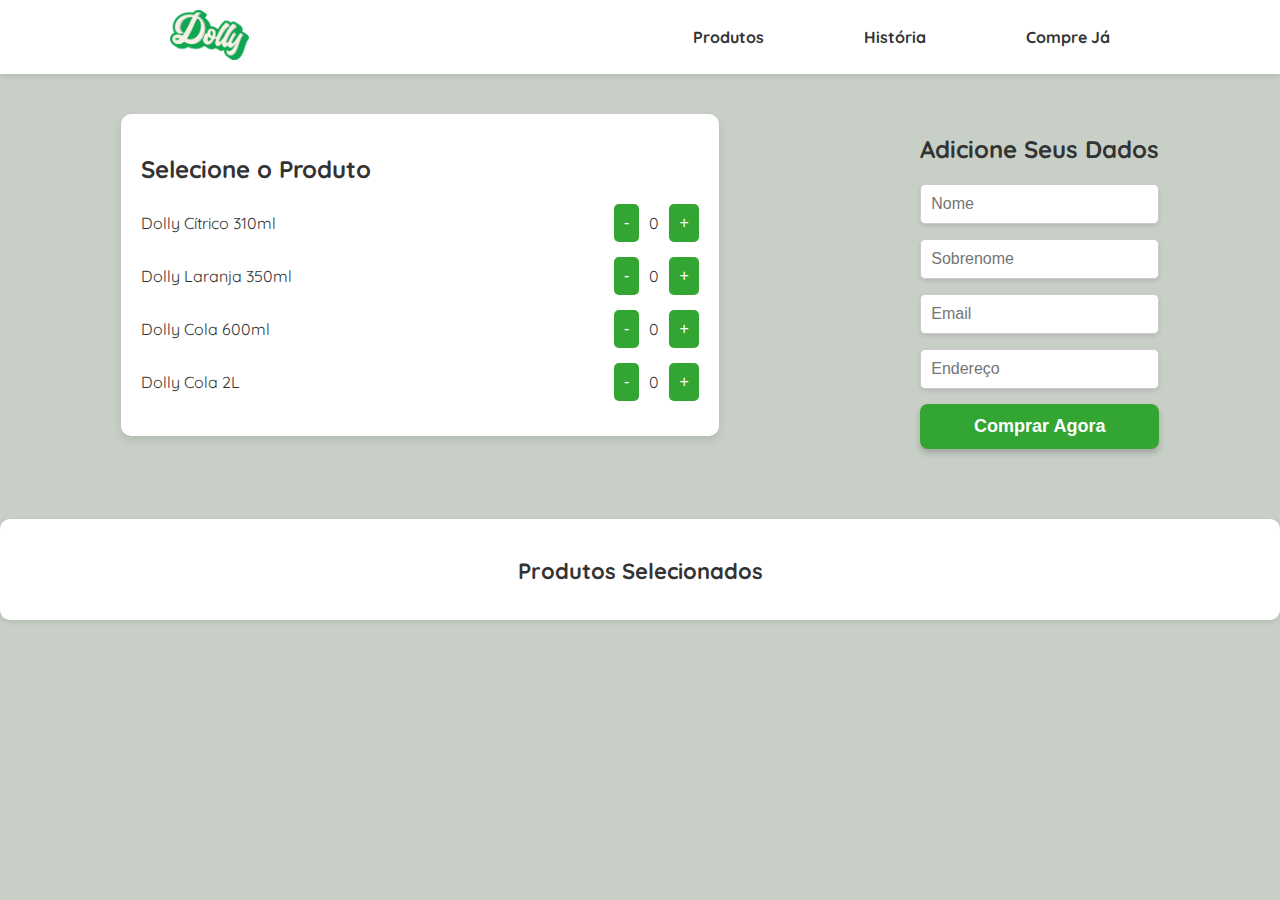
<file: compre.html>
<!DOCTYPE html>
<html lang="pt-BR">
<head>
    <meta charset="UTF-8">
    <meta name="viewport" content="width=device-width, initial-scale=1.0">
    <title>Dolly - Compre Já</title>
    <link href="https://fonts.googleapis.com/css2?family=Quicksand:wght@400;600&display=swap" rel="stylesheet">
    <link rel="stylesheet" href="styleBuy.css">
</head>
<body>
    <!-- Header -->
    <header>
        <div class="logo">
            <a href="index.html"><img src="images/LogoDolly.png" alt="Logo da Dolly"></a>
        </div>
        <nav>
            <ul>
                <li><a href="produtos.html">Produtos</a></li>
                <li><a href="historia.html">História</a></li>
                <li><a href="#">Compre Já</a></li>
            </ul>
        </nav>
    </header>

    <!-- Seção de Compra -->
    <section class="buy-section">
        <div class="product-selection">
            <h2>Selecione o Produto</h2>
            <div class="product" data-id="1">
                <span>Dolly Cítrico 310ml</span>
                <div class="quantity">
                    <button class="decrease">-</button>
                    <span class="count">0</span>
                    <button class="increase">+</button>
                </div>
            </div>
            <div class="product" data-id="2">
                <span>Dolly Laranja 350ml</span>
                <div class="quantity">
                    <button class="decrease">-</button>
                    <span class="count">0</span>
                    <button class="increase">+</button>
                </div>
            </div>
            <div class="product" data-id="3">
                <span>Dolly Cola 600ml</span>
                <div class="quantity">
                    <button class="decrease">-</button>
                    <span class="count">0</span>
                    <button class="increase">+</button>
                </div>
            </div>
            <div class="product" data-id="4">
                <span>Dolly Cola 2L</span>
                <div class="quantity">
                    <button class="decrease">-</button>
                    <span class="count">0</span>
                    <button class="increase">+</button>
                </div>
            </div>
        </div>
        <div class="form-container">
            <h2>Adicione Seus Dados</h2>
            <form id="orderForm">
                <input type="text" placeholder="Nome" id="name" required>
                <input type="text" placeholder="Sobrenome" id="surname" required>
                <input type="email" placeholder="Email" id="email" required>
                <input type="text" placeholder="Endereço" id="address" required>
                <button type="button" id="buyNow">Comprar Agora</button>
            </form>
        </div>
    </section>

    <!-- Modal de Revisão -->
    <div id="modal" class="modal">
        <div class="modal-content">
            <button id="closeModal" class="close-modal">&times;</button> <!-- Botão de fechar -->
            <h3>Revisão do Pedido</h3>
            <ul id="orderSummary"></ul>
            <button id="confirmOrder">Confirmar Pedido</button>
        </div>
    </div>

    <!-- Produtos Selecionados -->
    <div id="selectedProducts" class="selected-products">
        <h2>Produtos Selecionados</h2>
        <div id="productImages" class="product-images"></div>
    </div>
    

    <script src="buy.js"></script>
</body>
</html>
</file>
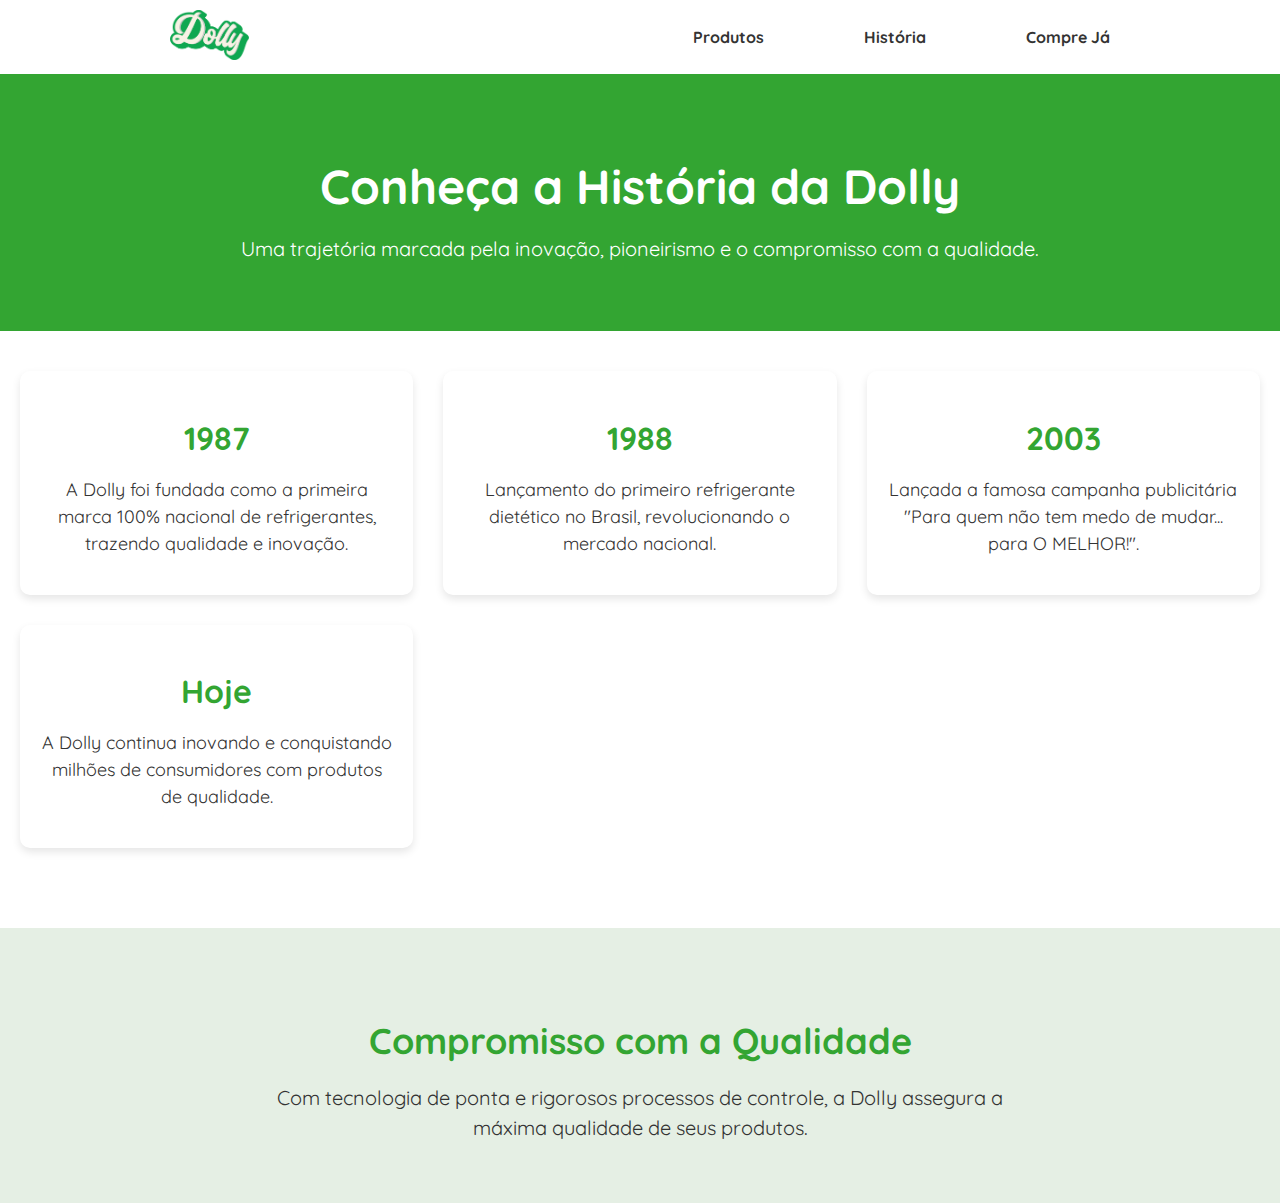
<file: historia.html>
<!DOCTYPE html>
<html lang="pt-BR">
<head>
    <meta charset="UTF-8">
    <meta name="viewport" content="width=device-width, initial-scale=1.0">
    <title>Dolly - História</title>
    <link href="https://fonts.googleapis.com/css2?family=Quicksand:wght@400;600;700&display=swap" rel="stylesheet">
    <link rel="stylesheet" href="styleHistoria.css">
</head>
<body>
    <!-- Header -->
    <header>
        <div class="logo">
            <a href="index.html"><img src="images/LogoDolly.png" alt="Logo da Dolly"></a>
        </div>
        <nav>
            <ul>
                <li><a href="produtos.html">Produtos</a></li>
                <li><a href="historia.html">História</a></li>
                <li><a href="compre.html">Compre Já</a></li>
            </ul>
        </nav>
    </header>

    <!-- Introdução -->
    <section class="intro">
        <h1>Conheça a História da Dolly</h1>
        <p>Uma trajetória marcada pela inovação, pioneirismo e o compromisso com a qualidade.</p>
    </section>

    <!-- História em blocos -->
    <section class="history-blocks">
        <div class="block">
            <h2>1987</h2>
            <p>A Dolly foi fundada como a primeira marca 100% nacional de refrigerantes, trazendo qualidade e inovação.</p>
        </div>
        <div class="block">
            <h2>1988</h2>
            <p>Lançamento do primeiro refrigerante dietético no Brasil, revolucionando o mercado nacional.</p>
        </div>
        <div class="block">
            <h2>2003</h2>
            <p>Lançada a famosa campanha publicitária "Para quem não tem medo de mudar... para O MELHOR!".</p>
        </div>
        <div class="block">
            <h2>Hoje</h2>
            <p>A Dolly continua inovando e conquistando milhões de consumidores com produtos de qualidade.</p>
        </div>
    </section>

    <!-- Seção de Qualidade -->
    <section class="quality">
        <h2>Compromisso com a Qualidade</h2>
        <p>Com tecnologia de ponta e rigorosos processos de controle, a Dolly assegura a máxima qualidade de seus produtos.</p>
    </section>

</body>
</html>
</file>
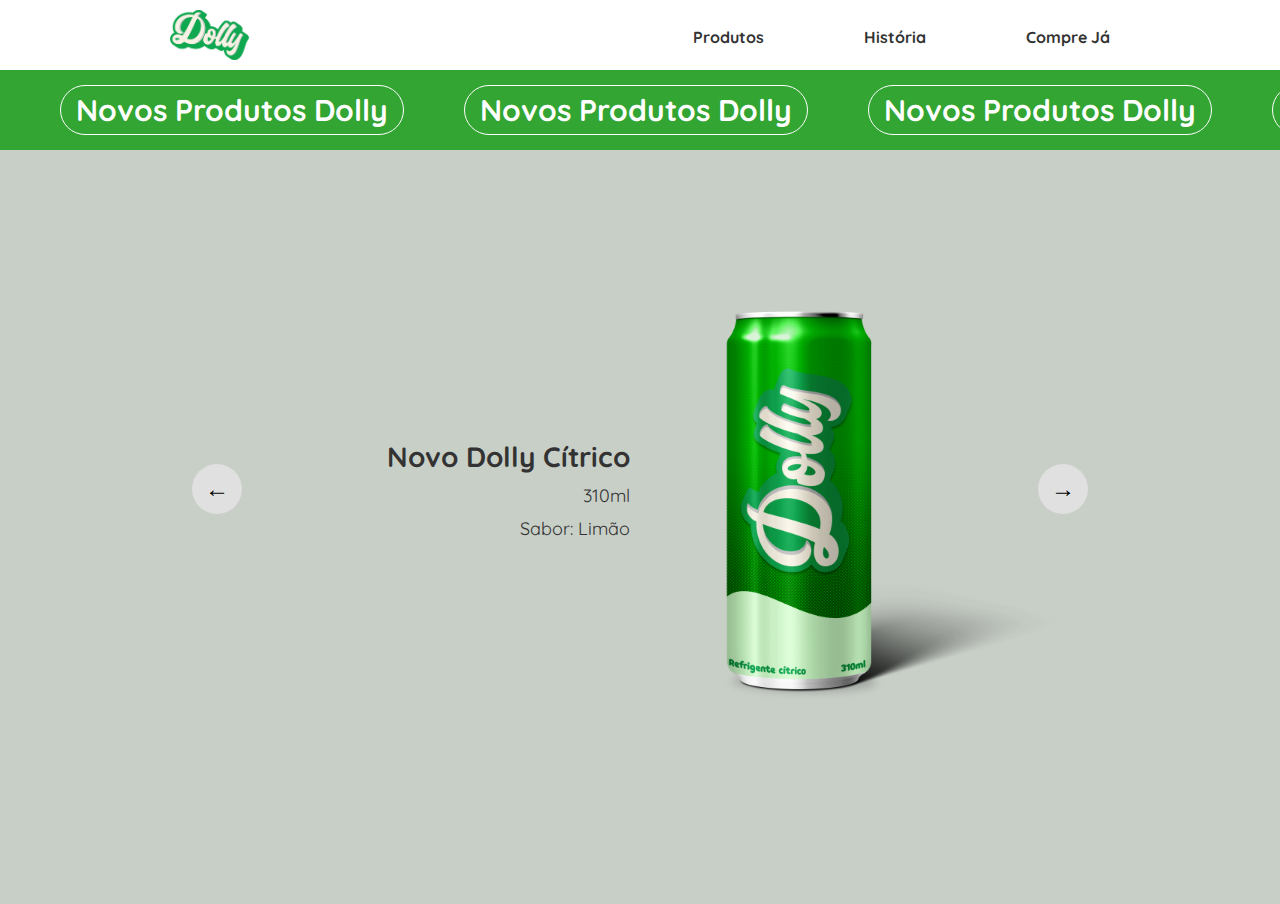
<file: produtos.html>
<!DOCTYPE html>
<html lang="pt-BR">
<head>
    <meta charset="UTF-8">
    <meta name="viewport" content="width=device-width, initial-scale=1.0">
    <title>Dolly - Produtos</title>
    <link href="https://fonts.googleapis.com/css2?family=Quicksand:wght@400;600&display=swap" rel="stylesheet">
    <link rel="stylesheet" href="styleProducts.css">
</head>
<body>
    <!-- Header -->
    <header>
        <div class="logo">
            <a href="index.html"><img src="images/LogoDolly.png" alt="Logo da Dolly"></a>
        </div>
        <nav>
            <ul>
                <li><a href="#">Produtos</a></li>
                <li><a href="historia.html">História</a></li>
                <li><a href="compre.html">Compre Já</a></li>
            </ul>
        </nav>
    </header>

    <!-- Título da vitrine -->
    <div class="title-banner">
        <div class="marquee-text">
            <div class="marquee-text-track">
                <p>Novos Produtos Dolly</p>
                <p>Novos Produtos Dolly</p>
                <p>Novos Produtos Dolly</p>
                <p>Novos Produtos Dolly</p>
                <p>Novos Produtos Dolly</p>
                <p>Novos Produtos Dolly</p>
                <p>Novos Produtos Dolly</p>
                <p>Novos Produtos Dolly</p>
                <p>Novos Produtos Dolly</p>
                <p>Novos Produtos Dolly</p>
            </div>
        </div>
    </div>
    

    <!-- Vitrine de Produtos -->
    <section class="product-showcase">
        <!-- Botão de navegação à esquerda -->
        <button class="nav-btn left-btn" onclick="previousProduct()">←</button>

        <!-- Informações do produto -->
        <div class="product-info">
            <h2 id="product-name">Produto A</h2>
            <p id="product-size">150ml</p>
            <p id="product-flavor">Sabor: Limão</p>
        </div>

        <!-- Imagem do produto -->
        <div class="product-display">
            <div class="product-image" id="product-image">
                <img src="images/product1.png" alt="Produto A">
            </div>
        </div>

        <!-- Botão de navegação à direita -->
        <button class="nav-btn right-btn" onclick="nextProduct()">→</button>
    </section>

    <script src="script.js"></script>
</body>
</html>
</file>
<file: styleBuy.css>
/* Reseta as margens */
body {
    margin: 0;
    font-family: 'Quicksand', sans-serif;
    color: #333;
    background-color: #c8cfc7;
}

/* Header */
header {
    background-color: white;
    display: flex;
    justify-content: space-between;
    align-items: center;
    padding: 10px 20px;
    box-shadow: 0px 2px 5px rgba(0, 0, 0, 0.1);
}

header .logo img {
    height: 50px;
    padding-left: 150px;
}

header nav {
    flex-grow: 1;
    display: flex;
    justify-content: right;
}

header nav ul {
    list-style: none;
    display: flex;
    gap: 100px;
    padding: 0;
    margin: 0;
    padding-right: 150px;
}

header nav ul li a {
    text-decoration: none;
    color: #333;
    font-weight: bold;
}

/* Seção de Compra */
.buy-section {
    display: flex;
    justify-content: space-around;
    align-items: flex-start;
    padding: 40px 20px;
}

.product-selection, .user-info {
    background: white;
    padding: 20px;
    border-radius: 10px;
    box-shadow: 0px 4px 8px rgba(0, 0, 0, 0.1);
    flex: 1;
    max-width: 45%;
}

.product-selection h2, .user-info h2 {
    font-size: 24px;
    margin-bottom: 20px;
}

.product {
    display: flex;
    justify-content: space-between;
    align-items: center;
    margin-bottom: 15px;
}

.quantity {
    display: flex;
    align-items: center;
    gap: 10px;
}

button {
    padding: 10px;
    background-color: #33a532;
    border: none;
    color: white;
    font-size: 16px;
    border-radius: 5px;
    cursor: pointer;
}

button:hover {
    background-color: #2a8d29;
}

/* Estilo para a seção do formulário */
form {
    display: flex;
    flex-direction: column; /* Campos em uma coluna */
    gap: 15px; /* Espaçamento entre os elementos */
    margin-top: 20px; /* Espaçamento acima do formulário */
}

form input {
    padding: 10px; /* Espaçamento interno nos campos */
    font-size: 16px; /* Tamanho da fonte */
    border: 1px solid #ccc; /* Bordas dos campos */
    border-radius: 5px; /* Bordas arredondadas */
    box-shadow: 0px 2px 4px rgba(0, 0, 0, 0.1); /* Sombra leve */
    outline: none; /* Remove o contorno ao focar */
}

form input:focus {
    border-color: #33a532; /* Cor verde ao focar */
    box-shadow: 0px 2px 6px rgba(51, 165, 50, 0.4); /* Realce da sombra */
}

form button {
    padding: 12px;
    font-size: 18px;
    font-weight: bold;
    color: white;
    background-color: #33a532; /* Cor verde */
    border: none;
    border-radius: 8px;
    cursor: pointer;
    box-shadow: 0px 4px 6px rgba(0, 0, 0, 0.2); /* Sombra para realce */
    transition: background-color 0.3s ease, transform 0.2s ease;
}

form button:hover {
    background-color: #2e8b2e; /* Cor mais escura ao passar o mouse */
    transform: translateY(-2px); /* Elevação ao passar o mouse */
}

form button:active {
    transform: translateY(1px); /* Redução ao clicar */
    background-color: #2c7f2c; /* Tom mais escuro ao clicar */
}


/* Modal */
.modal {
    display: none;
    position: fixed;
    top: 0;
    left: 0;
    width: 100%;
    height: 100%;
    background: rgba(0, 0, 0, 0.5);
    justify-content: center;
    align-items: center;
}

.modal-content {
    background: white;
    padding: 20px;
    border-radius: 10px;
    text-align: center;
}

/* Botão de fechar no modal */
.close-modal {
    position: absolute;
    top: 10px;
    right: 10px;
    background-color: transparent;
    border: none;
    font-size: 24px;
    cursor: pointer;
    color: #333;
    transition: color 0.3s ease;
}

.close-modal:hover {
    color: #ff0000; /* Cor de destaque ao passar o mouse */
}

/* Contêiner de produtos selecionados */
.selected-products {
    margin-top: 30px;
    padding: 20px;
    background-color: white;
    border-radius: 10px;
    box-shadow: 0px 2px 5px rgba(0, 0, 0, 0.1);
    text-align: center;
}

.selected-products h2 {
    font-size: 22px;
    margin-bottom: 15px;
    color: #333;
}

.product-images {
    display: flex;
    flex-wrap: wrap; /* Permite que as imagens ocupem várias linhas se necessário */
    justify-content: center;
    gap: 15px;
}

.product-images img {
    width: 100px;
    height: 150px;
    object-fit: contain; /* Mantém a proporção da imagem */
    border: 1px solid #ccc;
    border-radius: 5px;
    box-shadow: 0px 2px 5px rgba(0, 0, 0, 0.2);
}
</file>
<file: styleHistoria.css>
/* Reseta as margens */
body {
    margin: 0;
    font-family: 'Quicksand', sans-serif;
    color: #333;
}

/* Header */
header {
    background-color: white;
    display: flex;
    justify-content: space-between;
    align-items: center;
    padding: 10px 20px;
    box-shadow: 0px 2px 5px rgba(0, 0, 0, 0.1);
}

header .logo img {
    height: 50px;
    padding-left: 150px;
}

header nav {
    flex-grow: 1;
    display: flex;
    justify-content: right;
}

header nav ul {
    list-style: none;
    display: flex;
    gap: 100px;
    padding: 0;
    margin: 0;
    padding-right: 150px;
}

header nav ul li a {
    text-decoration: none;
    color: #333;
    font-weight: bold;
}

/* Seção de Introdução */
.intro {
    text-align: center;
    padding: 50px 20px;
    background-color: #33a532;
    color: white;
}

.intro h1 {
    font-size: 48px;
    font-weight: 700;
    margin-bottom: 10px;
}

.intro p {
    font-size: 20px;
    font-weight: 400;
}

/* História em blocos */
.history-blocks {
    display: grid;
    grid-template-columns: repeat(auto-fit, minmax(300px, 1fr)); /* Layout responsivo */
    gap: 30px;
    padding: 40px 20px;
}

.block {
    background: white;
    border-radius: 10px;
    padding: 20px;
    box-shadow: 0 4px 8px rgba(0, 0, 0, 0.1);
    text-align: center;
    transition: transform 0.2s, box-shadow 0.3s;
}

.block:hover {
    transform: translateY(-5px);
    box-shadow: 0 6px 12px rgba(0, 0, 0, 0.2);
}

.block h2 {
    font-size: 32px;
    font-weight: 700;
    margin-bottom: 10px;
    color: #33a532;
}

.block p {
    font-size: 18px;
    line-height: 1.5;
}

/* Seção de Qualidade */
.quality {
    text-align: center;
    background-color: #e5efe4;
    padding: 60px 20px;
    margin-top: 40px;
}

.quality h2 {
    font-size: 36px;
    font-weight: 700;
    color: #33a532;
    margin-bottom: 20px;
}

.quality p {
    font-size: 20px;
    line-height: 1.5;
    max-width: 800px;
    margin: 0 auto;
}
</file>
<file: styleProducts.css>
/* Reseta as margens e define o background */
body {
    margin: 0;
    font-family: 'Quicksand', sans-serif;
    color: #333;
    background-color: #c8cfc7; /* Cor de fundo usada anteriormente */
}

/* Header */
header {
    background-color: white;
    display: flex;
    justify-content: space-between;
    align-items: center;
    padding: 10px 20px;
    box-shadow: 0px 2px 5px rgba(0, 0, 0, 0.1);
}

header .logo img {
    height: 50px;
    padding-left: 150px;
}

header nav {
    flex-grow: 1;
    display: flex;
    justify-content: right;
}

header nav ul {
    list-style: none;
    display: flex;
    gap: 100px;
    padding: 0;
    margin: 0;
    padding-right: 150px;
}

header nav ul li a {
    text-decoration: none;
    color: #333;
    font-weight: bold;
}

/* Faixa verde atrás do título */
.title-banner {
    position: absolute;
    top: 70px; /* Posiciona abaixo do header */
    width: 100%; /* Ocupa toda a largura */
    height: 80px; /* Ajuste a altura conforme necessário */
    background-color: #33a532; /* Mesma cor do botão */
    overflow: hidden; /* Garante que o texto não escape da faixa */
    z-index: 1; /* Fica atrás do texto principal */
    display: flex;
    align-items: center; /* Centraliza verticalmente o conteúdo */
}

/* Marquee para o texto animado */
.marquee-text {
    overflow: clip;
    color: white;
    font-size: 30px;
    font-weight: 700;
}

.marquee-text p {
    border: 1px solid white;
    border-radius: 999px;
    padding: 5px 15px;
}

.marquee-text-track {
    display: flex;
    padding-left: 60px;
    gap: 60px;
    width: max-content;
    animation: scroll-left 10s linear infinite;
}

/* Animação de deslizar para a esquerda */
@keyframes scroll-left {
    to {
        transform: translateX(-50%); /* Começa visível */
    }
}

/* Seção da vitrine */
.product-showcase {
    display: flex;
    align-items: center;
    justify-content: center;
    height: calc(100vh - 70px); /* Preenche a tela abaixo do header */
    position: relative;
}

/* Botões de navegação */
.nav-btn {
    background-color: #e0e0e0;
    border: none;
    border-radius: 50%;
    width: 50px;
    height: 50px;
    font-size: 24px;
    cursor: pointer;
    display: flex;
    justify-content: center;
    align-items: center;
    transition: transform 0.2s, background-color 0.3s;
    position: absolute; /* Para permitir o posicionamento mais próximo */
    top: 50%; /* Centraliza verticalmente em relação à seção */
    transform: translateY(-50%); /* Ajusta a posição com precisão */
    z-index: 2; /* Garante que os botões fiquem acima das imagens */
}

/* Botão esquerdo */
.left-btn {
    left: 15%; /* Aproxima do texto */
}

/* Botão direito */
.right-btn {
    right: 15%; /* Aproxima da imagem */
}

/* Hover e Ativo */
.nav-btn:hover {
    background-color: #cccccc;
    transform: translateY(-50%) scale(1.1); /* Suaviza o hover */
}

.nav-btn:active {
    transform: translateY(-50%) scale(0.95); /* Leve redução ao clicar */
}


/* Informações do produto */
.product-info {
    flex: 1;
    text-align: right;
    margin-right: 20px;
    display: flex;
    flex-direction: column;
    justify-content: center; /* Centraliza verticalmente as informações */
    gap: 10px; /* Espaço entre linhas */
}

.product-info h2 {
    font-size: 28px; /* Aumenta o título */
    font-weight: 700;
    margin: 0;
}

.product-info p {
    font-size: 18px;
    margin: 0;
}

/* Imagem do produto */
.product-display {
    flex: 1; /* Mesma proporção das informações */
    display: flex;
    justify-content: flex-start; /* Junta a imagem às informações */
    align-items: center;
}

/* Contêiner da imagem */
.product-image {
    width: 300px; /* Largura fixa */
    height: 300px; /* Altura fixa */
    display: flex;
    justify-content: center; /* Centraliza horizontalmente */
    align-items: center; /* Centraliza verticalmente */
    background-color: transparent; /* Pode ser alterado para um fundo padrão, se necessário */
}

/* Imagem do produto */
.product-image img {
    max-width: 300%; /* Escala proporcionalmente com a largura */
    max-height: 300%; /* Escala proporcionalmente com a altura */
    object-fit: contain; /* Mantém a proporção dentro do contêiner */
}

/* Regra para produtos com imagens grandes */
.product-image.product-large img {
    max-width: 200%; /* Reduz a largura proporcionalmente */
    max-height: 200%; /* Reduz a altura proporcionalmente */
    object-fit: contain; /* Mantém a proporção da imagem */
}
</file>
